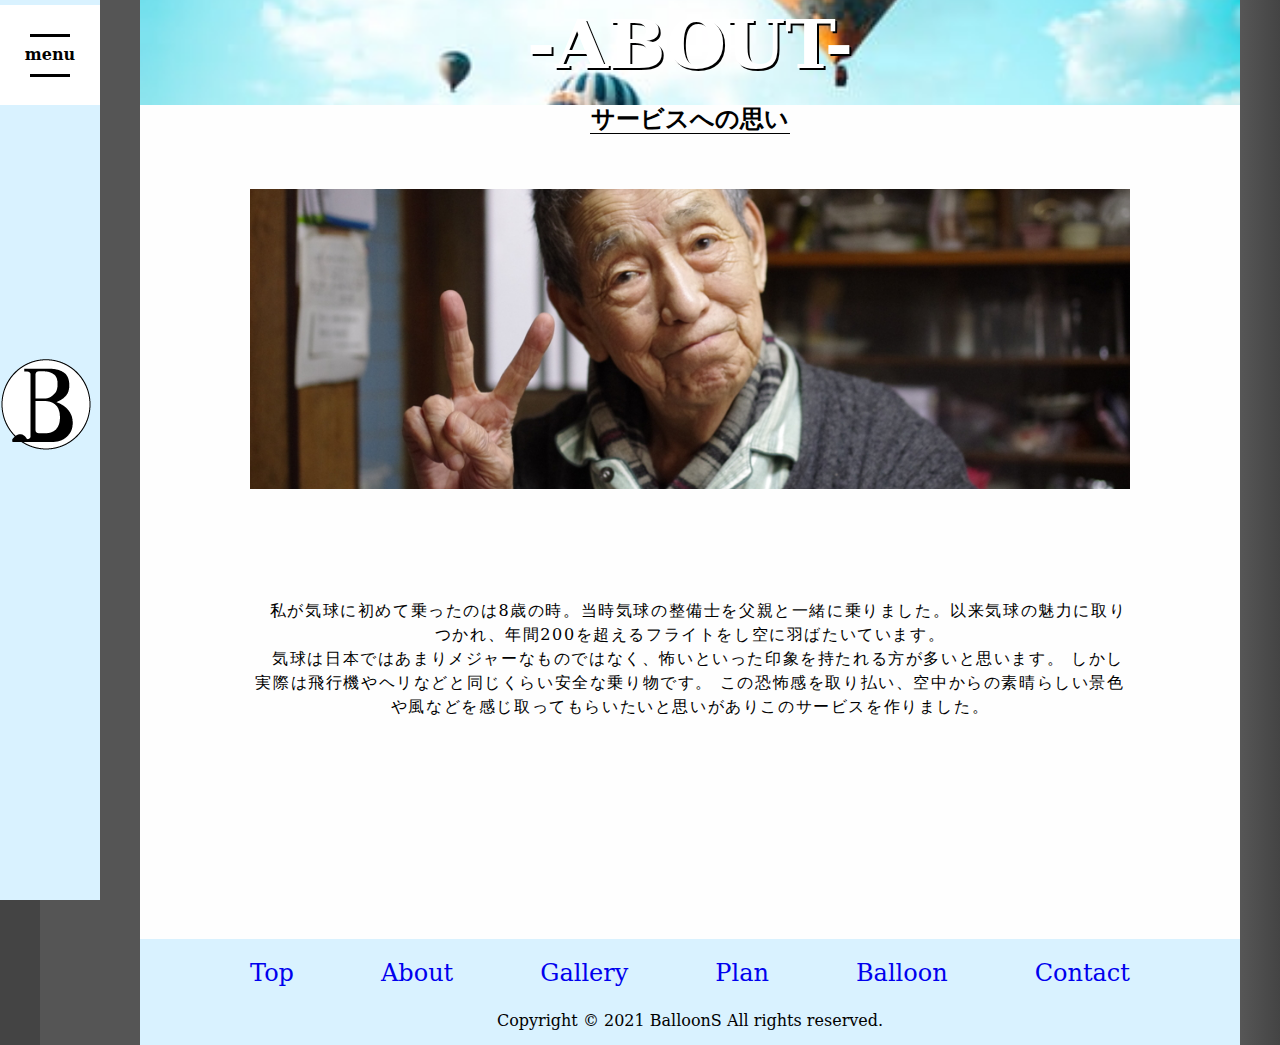
<file: html/bal_v3/about copy/index.html>
<!DOCTYPE html>
<html lang="ja" dir="ltr">
<head>
	<meta charset="UTF-8">
	<meta http-equiv="X-UA-Compatible" content="IE=edge">
	<meta name="viewport" content="width=device-width, initial-scale=1.0">
	<meta name="keywords" content="気球,Balloon,Balloons,バルーン">
	<meta name="description" content="一般向けに気球の試乗を提供する「Balloons」のWebサイトです。">
	<title>Balloons | Aboutページ</title>
	<link rel="icon" href="../../favicon.ico">
	<link rel="stylesheet" href= "../../css/reset.css">
	<link rel="stylesheet" href="../css/common.css">
	<link rel="stylesheet" href="../css/about.css">
</head>
<body id="about">
	<div class="wrapper"> 
		<header>
			<div class="header_inner">
				<h1><a href="index.html"><img src="../../images/logo.png" alt="バルーンズのロゴマークです"></a></h1>
				<input type="checkbox" id="toggler" value="nav">
					<label for="toggler" class="toggler_btn">menu</label>
				<ul class="g_nav">
					<li class="nav1"><a href="../index.html">Top</a></li>
					<li class="nav2"><a href="../about/index.html">About</a></li>
					<li class="nav3"><a href="../gallery/index.html">Gallery</a></li>
					<li class="nav4"><a href="../plan/index.html">Plan</a></li>
					<li class="nav5"><a href="../balloon/index.html">Balloon</a></li>
					<li class="nav6"><a href="../contact/index.html">Contact</a></li>
				</ul>
			</div>
		</header>
		<main>
			<h2>-ABOUT-</h2>
			<p><img src="../../images/common/balloon_03_single_skybule.jpg" alt="aboutの文字が入った風景写真です"></p>
			<section>
				<h2>サービスへの思い</h2>
				<div class="content">
					<div class="imag_alia">
					<p><img src="../../images/about/g_man.jpg" alt="創設者の写真です"></p>
					</div>
					<div class="text_alia">
						<p> 私が気球に初めて乗ったのは8歳の時。当時気球の整備士を父親と一緒に乗りました。以来気球の魅力に取りつかれ、年間200を超えるフライトをし空に羽ばたいています。</p>
						<p>気球は日本ではあまりメジャーなものではなく、怖いといった印象を持たれる方が多いと思います。
	しかし実際は飛行機やヘリなどと同じくらい安全な乗り物です。
	この恐怖感を取り払い、空中からの素晴らしい景色や風などを感じ取ってもらいたいと思いがありこのサービスを作りました。</p>
					</div>
			</div><!-- ./content -->
			</section>
		</main>

		<footer>
			<ul>
				<li class="nav1"><a href="../index.html">Top</a></li>
				<li class="nav2"><a href="../about/index.html">About</a></li>
				<li class="nav3"><a href="../gallery/index.html">Gallery</a></li>
				<li class="nav4"><a href="../plan/index.html">Plan</a></li>
				<li class="nav5"><a href="../balloon/index.html">Balloon</a></li>
				<li class="nav6"><a href="../contact/index.html">Contact</a></li>
			</ul>
			<p><small>Copyright © 2021 BalloonS All rights reserved.</small></p>
		</footer>
	</div><!-- /.wapper-->
	
</body>
</html>
</file>
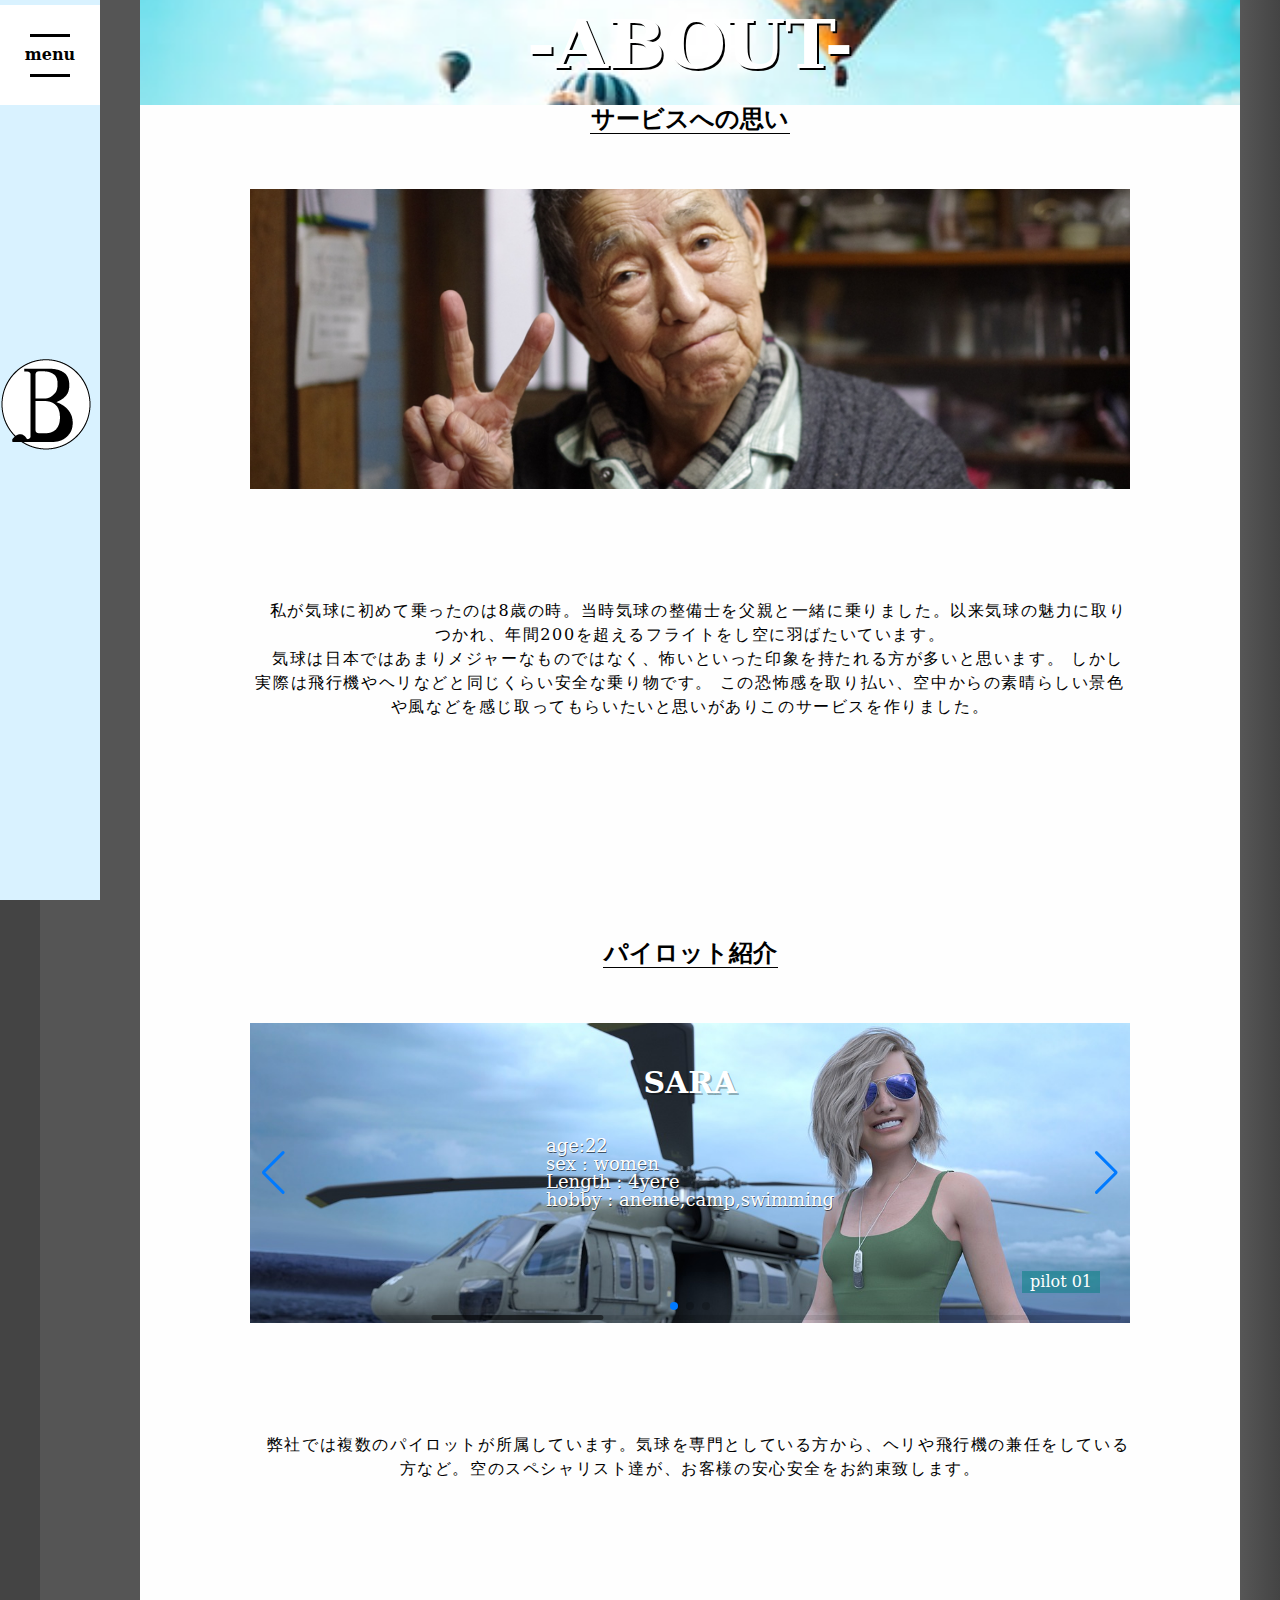
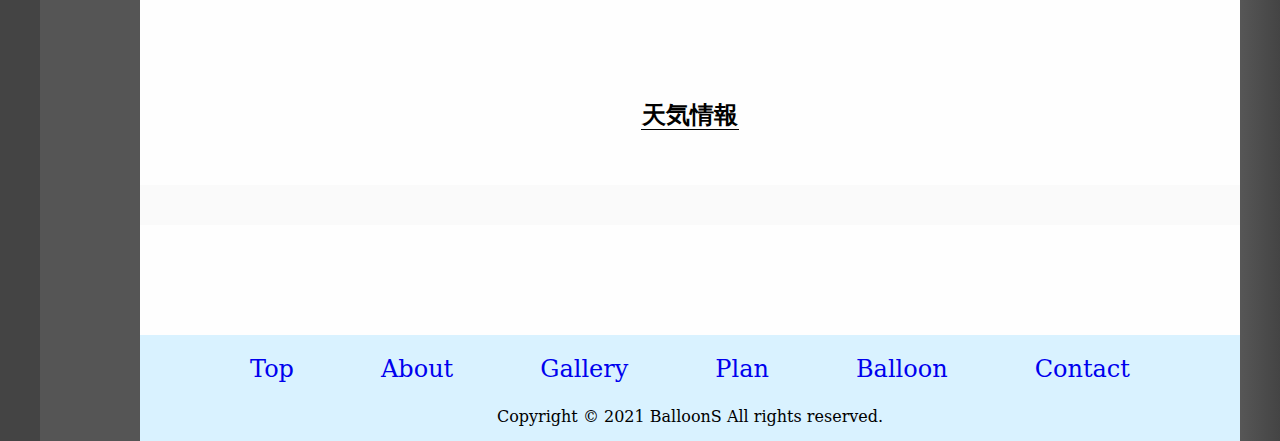
<file: html/bal_v3/about/index.html>
<!DOCTYPE html>
<html lang="ja" dir="ltr">
<head>
	<meta charset="UTF-8">
	<meta http-equiv="X-UA-Compatible" content="IE=edge">
	<meta name="viewport" content="width=device-width, initial-scale=1.0">
	<meta name="keywords" content="気球,Balloon,Balloons,バルーン">
	<meta name="description" content="一般向けに気球の試乗を提供する「Balloons」のWebサイトです。">
	<title>Balloons | Aboutページ</title>
	<link rel="icon" href="../../favicon.ico">
	<link rel="stylesheet" href= "../../css/reset.css">
	<link rel="stylesheet" href="../css/common.css">
	<link rel="stylesheet" href="../css/about.css">
	<link rel="stylesheet" type="text/css" href="../css/swiper.min.css"/>
  <link href="../css/weather.css" rel="stylesheet" type="text/css">
  <script src="../js/jquery-3.6.0.min.js"></script>

</head>
<body id="about">
	<div class="wrapper"> 
		<header>
			<div class="header_inner">
				<h1><a href="index.html"><img src="../../images/logo.png" alt="バルーンズのロゴマークです"></a></h1>
				<input type="checkbox" id="toggler" value="nav">
					<label for="toggler" class="toggler_btn">menu</label>
				<ul class="g_nav">
					<li class="nav1"><a href="../index.html">Top</a></li>
					<li class="nav2"><a href="../about/index.html">About</a></li>
					<li class="nav3"><a href="../gallery/index.html">Gallery</a></li>
					<li class="nav4"><a href="../plan/index.html">Plan</a></li>
					<li class="nav5"><a href="../balloon/index.html">Balloon</a></li>
					<li class="nav6"><a href="../contact/index.html">Contact</a></li>
				</ul>
			</div>
		</header>
		<main>
			<h2>-ABOUT-</h2>
			<p><img src="../../images/common/balloon_03_single_skybule.jpg" alt="aboutの文字が入った風景写真です"></p>
			<section>
				<h2>サービスへの思い</h2>
				<div class="content">
					<div class="imag_alia">
					<p><img src="../../images/about/g_man.jpg" alt="創設者の写真です"></p>
					</div>
					<div class="text_alia">
						<p> 私が気球に初めて乗ったのは8歳の時。当時気球の整備士を父親と一緒に乗りました。以来気球の魅力に取りつかれ、年間200を超えるフライトをし空に羽ばたいています。</p>
						<p>気球は日本ではあまりメジャーなものではなく、怖いといった印象を持たれる方が多いと思います。
	しかし実際は飛行機やヘリなどと同じくらい安全な乗り物です。
	この恐怖感を取り払い、空中からの素晴らしい景色や風などを感じ取ってもらいたいと思いがありこのサービスを作りました。</p>
					</div>
			</div><!-- ./content -->
			</section>
			<section class="pilotIntroduction">
				<h2>パイロット紹介</h2>
				<div class="content">
					<div class="imag_alia">
						<div class="swiper-container"> 
							<!-- ラッパーの（スライドを囲む） div 要素 -->
							<div class="swiper-wrapper"> 
								<!-- それぞれのスライドの div 要素 -->
								<div class="swiper-slide">
								<!-- アニメーション用クラス（以下は .zoom）を指定 -->
								<div class="slide-img zoom pilot01"><img src="../../images/about/pilot_02.jpg" alt="サラの写真"></div>
								<div class="slide-content">
									<h3 class="from_top">SARA</h3>
									<p>age:22 <br>sex : women<br> 
	Length : 4yere <br>hobby : aneme,camp,swimming</p>
									<div class="caption">pilot 01</div>
								</div>
							</div>
								<div class="swiper-slide">
								<div class="slide-img translate1 pilot02"><img src="../../images/about/pilot_01.jpg" alt="ジョリーの写真"></div>
								<div class="slide-content">
									<h3 class="from_left">JONY</h3>
									<p>age:28 <br>sex : women<br> 
	Length : 12yere <br>hobby : runnning,tea</p>
									<div class="caption">pilot02</div>
								</div>
							</div>
								<div class="swiper-slide">
								<div class="slide-img translate2 pilot03"><img src="../../images/about/g_man_02.jpg" alt="マックの写真"></div>
								<div class="slide-content">
									<h3 class="from_bottom">MAC</h3>
									<p>age:54 <br>sex : men<br> 
	Length : 40yere <br>hobby : blunk</p>
									<div class="caption">pilot03</div>
								</div>
							</div>
							</div><!-- /.swiper-wrapper -->
						<!-- ページネーションの div 要素 -->
						<div class="swiper-pagination"></div>
						<!-- ナビゲーションボタンの div 要素-->
						<div class="swiper-button-prev"></div>
						<div class="swiper-button-next"></div>
						<!-- スクロールバーの div 要素 -->
						<div class="swiper-scrollbar"></div>
					</div>
				</div><!-- /.imag_alia -->
	
					<div class="text_alia"><p>弊社では複数のパイロットが所属しています。気球を専門としている方から、ヘリや飛行機の兼任をしている方など。空のスペシャリスト達が、お客様の安心安全をお約束致します。</p>
					</div>
				</div><!-- ./content -->	
			</section>
			<section>
				<h2>天気情報</h2>
				<div class="mamewaza_weather"><div><div class="mamewaza_weather_exp"></div></div></div>
			</section>
	<!-- 天気情報のスクリプト -->
	<script type="text/javascript" src="https://mamewaza.net/weather.js?200804"></script>
	<script>
	mamewaza_weather({layout:"vertical",when:"7days",region:"130010"});
	</script>
		</main>

		<footer>
			<ul>
				<li class="nav1"><a href="../index.html">Top</a></li>
				<li class="nav2"><a href="../about/index.html">About</a></li>
				<li class="nav3"><a href="../gallery/index.html">Gallery</a></li>
				<li class="nav4"><a href="../plan/index.html">Plan</a></li>
				<li class="nav5"><a href="../balloon/index.html">Balloon</a></li>
				<li class="nav6"><a href="../contact/index.html">Contact</a></li>
			</ul>
			<p><small>Copyright © 2021 BalloonS All rights reserved.</small></p>
		</footer>
	</div><!-- /.wapper-->
	<script type="text/javascript" src="../js/swiper.min.js"></script>
	<script>
	 mySwiper = new Swiper ('.swiper-container', {
		// 以下にオプションを設定
		loop: true, //最後に達したら先頭に戻る

		//ページネーション表示の設定
		pagination: { 
			el: '.swiper-pagination', //ページネーションの要素
			type: 'bullets', //ページネーションの種類
			clickable: true, //クリックに反応させる
		},

		//ナビゲーションボタン（矢印）表示の設定
		navigation: { 
			nextEl: '.swiper-button-next', //「次へボタン」要素の指定
			prevEl: '.swiper-button-prev', //「前へボタン」要素の指定
		},

		//スクロールバー表示の設定
		scrollbar: { 
			el: '.swiper-scrollbar', //要素の指定
		},
	})
	</script> 
	
</body>
</html>
</file>
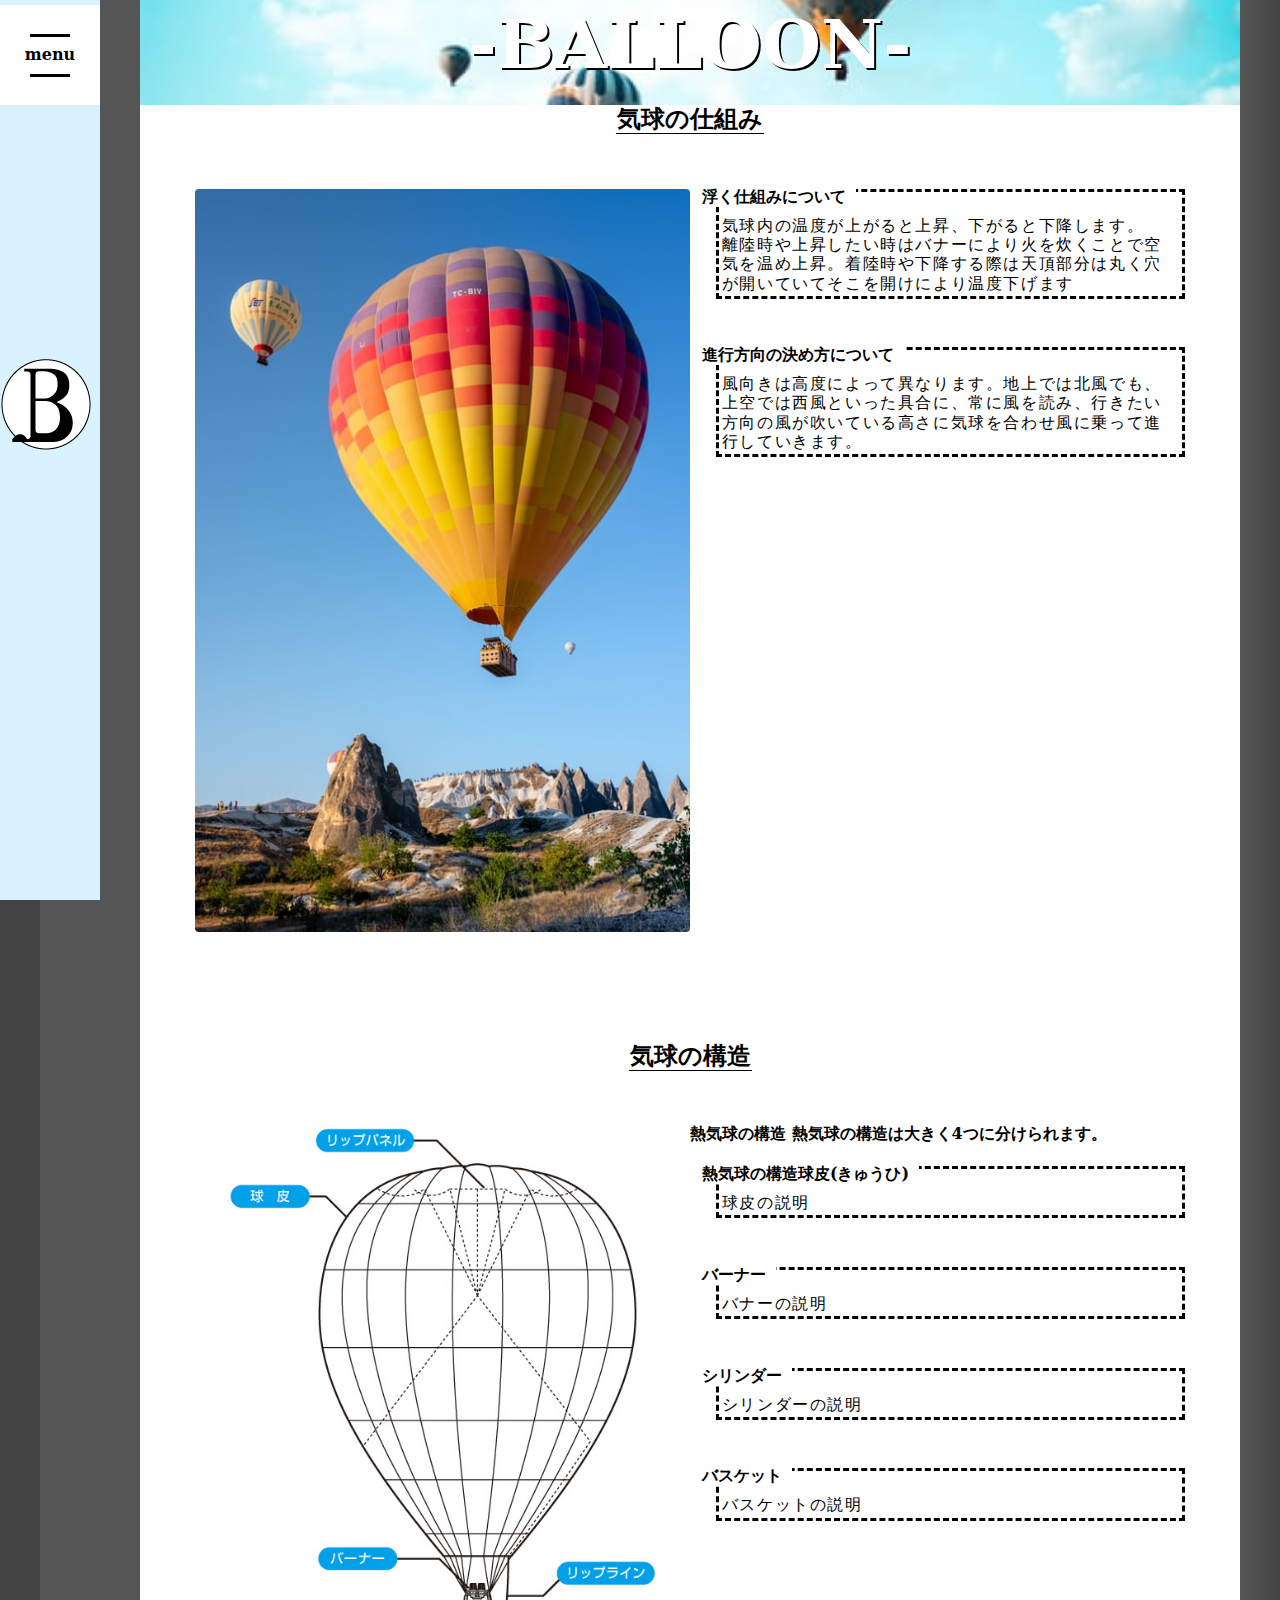
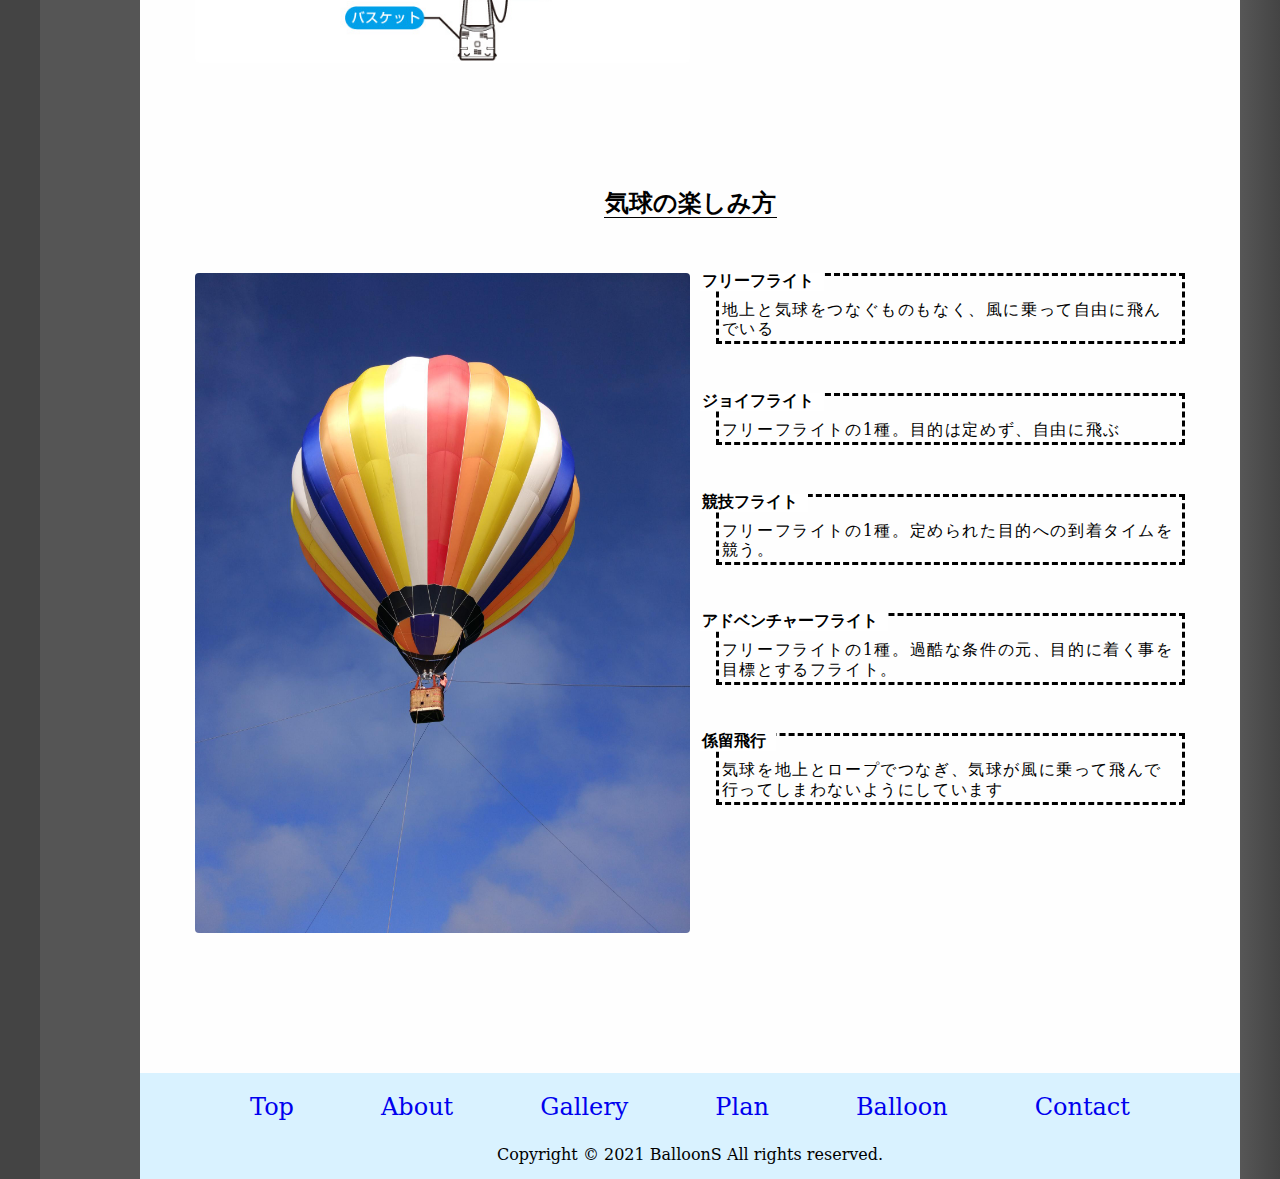
<file: html/bal_v3/Balloon/index.html>
<!DOCTYPE html>
<html lang="ja" dir="ltr">
<head>
	<meta charset="UTF-8">
	<meta http-equiv="X-UA-Compatible" content="IE=edge">
	<meta name="viewport" content="width=device-width, initial-scale=1.0">
	<meta name="keywords" content="気球,Balloon,Balloons,バルーン">
	<meta name="description" content="一般向けに気球の試乗を提供する「Balloons」のWebサイトです。">
	<title>Balloons | Balloonページ</title>
	<link rel="icon" href="../../favicon.ico">
	<link rel="stylesheet" href= "../../css/reset.css">
	<link rel="stylesheet" href="../css/common.css">
	<link rel="stylesheet" href="../css/balloon.css">
</head>
<body id="balloon">
	<div class="wrapper"> 
		<header>
			<div class="header_inner">
				<h1><a href="index.html"><img src="../../images/logo.png" alt="バルーンズのロゴマークです"></a></h1>
				<input type="checkbox" id="toggler" value="nav">
					<label for="toggler" class="toggler_btn">menu</label>
				<ul class="g_nav">
					<li class="nav1"><a href="../index.html">Top</a></li>
					<li class="nav2"><a href="../about/index.html">About</a></li>
					<li class="nav3"><a href="../gallery/index.html">Gallery</a></li>
					<li class="nav4"><a href="../plan/index.html">Plan</a></li>
					<li class="nav5"><a href="../balloon/index.html">Balloon</a></li>
					<li class="nav6"><a href="../contact/index.html">Contact</a></li>
				</ul>
			</div>
		</header>
		<main>
			<h2>-BALLOON-</h2>
			<p><img src="../../images/common/balloon_03_single_skybule.jpg" alt="balloonの文字が入った風景写真です"></p>
			<section>
				<h2>気球の仕組み</h2>
				<div class="content">
					<div class="imag_alia">
					<p><img src="../../images/common/ballon_04_single.jpg" alt="気球を打ち上げている写真"></p>
					</div>
					<div class="text_alia">
						<dl>
							<dt>浮く仕組みについて</dt>
							<dd>気球内の温度が上がると上昇、下がると下降します。<br>離陸時や上昇したい時はバナーにより火を炊くことで空気を温め上昇。着陸時や下降する際は天頂部分は丸く穴が開いていてそこを開けにより温度下げます</dd>
							<dt>進行方向の決め方について</dt>
							<dd>風向きは高度によって異なります。地上では北風でも、上空では西風といった具合に、常に風を読み、行きたい方向の風が吹いている高さに気球を合わせ風に乗って進行していきます。</dd>
						</dl>
					</div>
				</div><!-- ./content -->	
			</section>
			
			<section class="ballonConst">
				<h2>気球の構造</h2>
				<div class="content">
					<div class="imag_alia">
						<p><img src="../../images/balloon/balloon3.jpg" alt="気球の構造図の写真です">
					</div>
					<div class="text_alia">
						<h3>熱気球の構造 熱気球の構造は大きく4つに分けられます。</h3>
							<dl>
								<dt>熱気球の構造球皮(きゅうひ)</dt>
								<dd>球皮の説明</dd>
								<dt>バーナー</dt>
								<dd>バナーの説明</dd>
								<dt>シリンダー</dt>
								<dd>シリンダーの説明</dd>
								<dt>バスケット</dt>
								<dd>バスケットの説明</dd>
							</dl>
					</div>
				</div><!-- ./content -->	
			</section>
			<section>
				<h2>気球の楽しみ方</h2>
				<div class="content">
					<div class="imag_alia">
					<p><img src="../../images/balloon/balloon1.jpg" alt="紐につながれた気球の写真です"</p>
					</div>
					<div class="text_alia">
						<dl>
							<dt>フリーフライト</dt>
							<dd>地上と気球をつなぐものもなく、風に乗って自由に飛んでいる</dd>
							<dt>ジョイフライト </dt>
							<dd>フリーフライトの1種。目的は定めず、自由に飛ぶ</dd>
							<dt>競技フライト</dt>
							<dd>フリーフライトの1種。定められた目的への到着タイムを競う。</dd>
							<dt>アドベンチャーフライト</dt>
							<dd>フリーフライトの1種。過酷な条件の元、目的に着く事を目標とするフライト。</dd>
							<dt>係留飛行</dt>
							<dd>気球を地上とロープでつなぎ、気球が風に乗って飛んで行ってしまわないようにしています</dd>
						</dl>
					</div>
				</div><!-- ./content -->	
				</section>
		</main>

		<footer>
			<ul>
				<li class="nav1"><a href="../index.html">Top</a></li>
				<li class="nav2"><a href="../about/index.html">About</a></li>
				<li class="nav3"><a href="../gallery/index.html">Gallery</a></li>
				<li class="nav4"><a href="../plan/index.html">Plan</a></li>
				<li class="nav5"><a href="../balloon/index.html">Balloon</a></li>
				<li class="nav6"><a href="../contact/index.html">Contact</a></li>
			</ul>
			<p><small>Copyright © 2021 BalloonS All rights reserved.</small></p>
		</footer>
	</div><!-- /.wapper-->
	
</body>
</html>
</file>
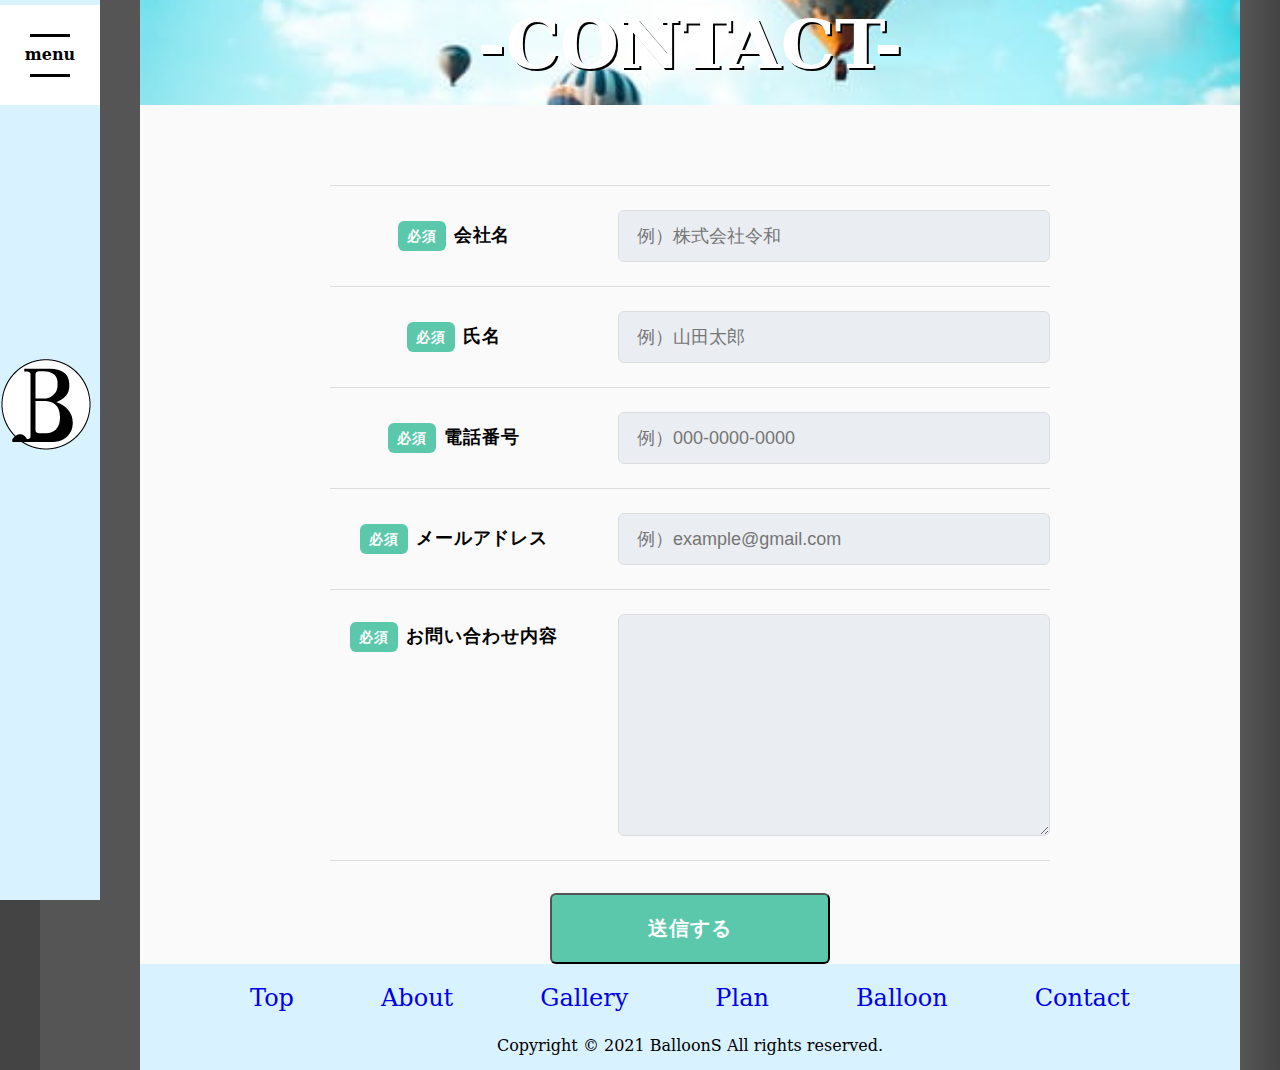
<file: html/bal_v3/contact/index.html>
<!DOCTYPE html>
<html lang="ja" dir="ltr">
<head>
	<meta charset="UTF-8">
	<meta http-equiv="X-UA-Compatible" content="IE=edge">
	<meta name="viewport" content="width=device-width, initial-scale=1.0">
	<meta name="keywords" content="気球,Balloon,Balloons,バルーン">
	<meta name="description" content="一般向けに気球の試乗を提供する「Balloons」のWebサイトです。">
	<title>Balloons | Contactページ</title>
	<link rel="icon" href="../../favicon.ico">
	<link rel="stylesheet" href= "../../css/reset.css">
	<link rel="stylesheet" href="../css/common.css">
	<link rel="stylesheet" href="../css/contact.css">
</head>
<body id="contact">
	<div class="wrapper"> 
		<header>
			<div class="header_inner">
				<h1><a href="index.html"><img src="../../images/logo.png" alt="バルーンズのロゴマークです"></a></h1>
				<input type="checkbox" id="toggler" value="nav">
					<label for="toggler" class="toggler_btn">menu</label>
				<ul class="g_nav">
					<li class="nav1"><a href="../index.html">Top</a></li>
					<li class="nav2"><a href="../about/index.html">About</a></li>
					<li class="nav3"><a href="../gallery/index.html">Gallery</a></li>
					<li class="nav4"><a href="../plan/index.html">Plan</a></li>
					<li class="nav5"><a href="../balloon/index.html">Balloon</a></li>
					<li class="nav6"><a href="../contact/index.html">Contact</a></li>
				</ul>
			</div>
		</header>
		<main>
			<h2>-CONTACT-</h2>
			<p><img src="../../images/common/balloon_03_single_skybule.jpg" alt="aboutの文字が入った風景写真です"></p>
			<div class="Form">
				<div class="Form-Item">
					<p class="Form-Item-Label">
						<span class="Form-Item-Label-Required">必須</span>会社名
					</p>
					<input type="text" class="Form-Item-Input" placeholder="例）株式会社令和">
				</div>
				<div class="Form-Item">
					<p class="Form-Item-Label"><span class="Form-Item-Label-Required">必須</span>氏名</p>
					<input type="text" class="Form-Item-Input" placeholder="例）山田太郎">
				</div>
				<div class="Form-Item">
					<p class="Form-Item-Label"><span class="Form-Item-Label-Required">必須</span>電話番号</p>
					<input type="text" class="Form-Item-Input" placeholder="例）000-0000-0000">
				</div>
				<div class="Form-Item">
					<p class="Form-Item-Label"><span class="Form-Item-Label-Required">必須</span>メールアドレス</p>
					<input type="email" class="Form-Item-Input" placeholder="例）example@gmail.com">
				</div>
				<div class="Form-Item">
					<p class="Form-Item-Label isMsg"><span class="Form-Item-Label-Required">必須</span>お問い合わせ内容</p>
					<textarea class="Form-Item-Textarea"></textarea>
				</div>
				<input type="submit" class="Form-Btn" value="送信する">
			</div>
				</main>

		<footer>
			<ul>
				<li class="nav1"><a href="../index.html">Top</a></li>
				<li class="nav2"><a href="../about/index.html">About</a></li>
				<li class="nav3"><a href="../gallery/index.html">Gallery</a></li>
				<li class="nav4"><a href="../plan/index.html">Plan</a></li>
				<li class="nav5"><a href="../balloon/index.html">Balloon</a></li>
				<li class="nav6"><a href="../contact/index.html">Contact</a></li>
			</ul>
			<p><small>Copyright © 2021 BalloonS All rights reserved.</small></p>
		</footer>
	</div><!-- /.wapper-->
	
</body>
</html>
</file>
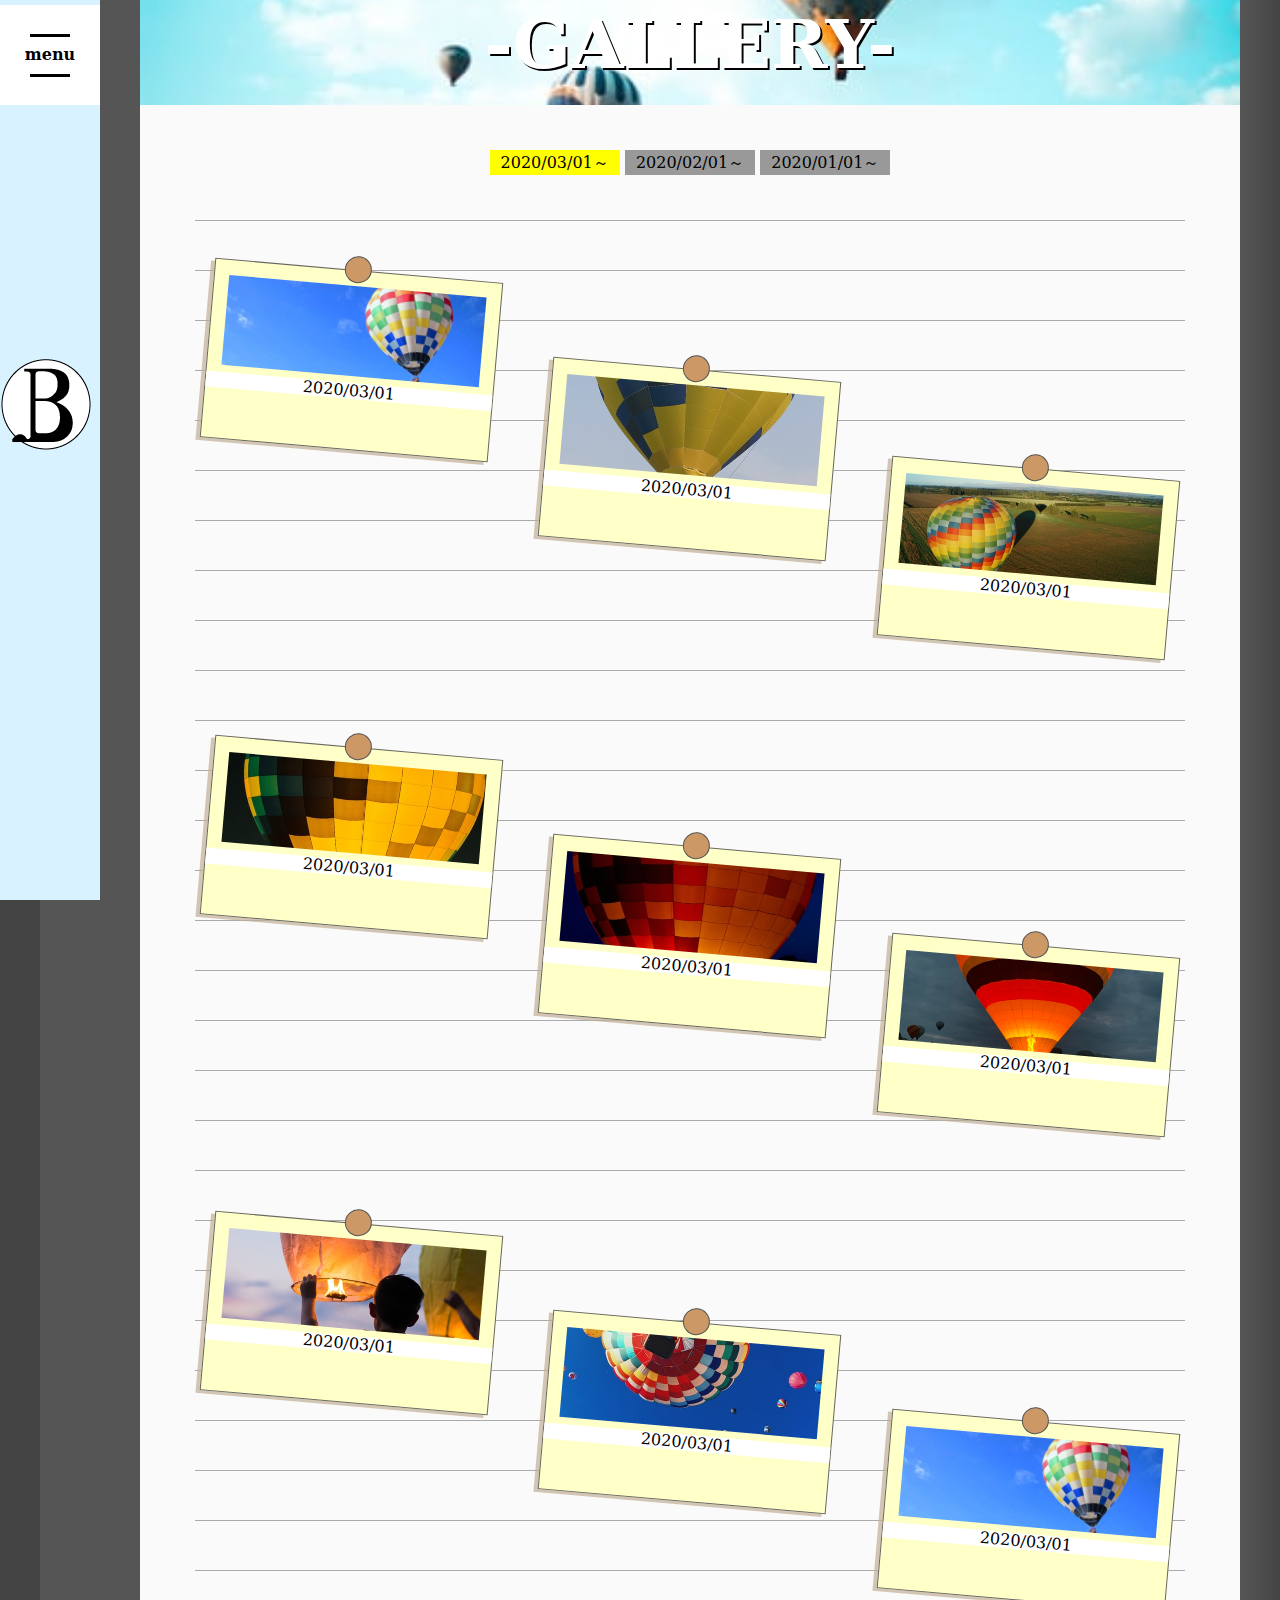
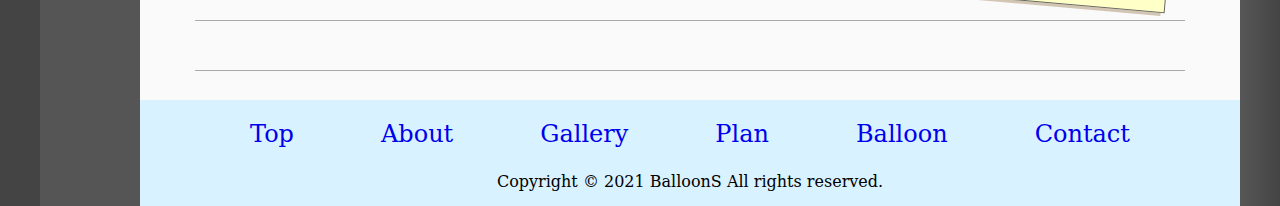
<file: html/bal_v3/gallery/index.html>
<!DOCTYPE html>
<html lang="ja" dir="ltr">
<head>
	<meta charset="UTF-8">
	<meta http-equiv="X-UA-Compatible" content="IE=edge">
	<meta name="viewport" content="width=device-width, initial-scale=1.0">
	<meta name="keywords" content="気球,Balloon,Balloons,バルーン">
	<meta name="description" content="一般向けに気球の試乗を提供する「Balloons」のWebサイトです。">
	<title>Balloons | Galleryページ</title>
	<link rel="icon" href="../../favicon.ico">
	<link rel="stylesheet" href= "../../css/reset.css">
	<link rel="stylesheet" href="../css/common.css">
	<link rel="stylesheet" href="../css/gallery.css">
</head>
<body id="gallery">
	<div class="wrapper"> 
		<header>
			<div class="header_inner">
				<h1><a href="index.html"><img src="../../images/logo.png" alt="バルーンズのロゴマークです"></a></h1>
				<input type="checkbox" id="toggler" value="nav">
					<label for="toggler" class="toggler_btn">menu</label>
				<ul class="g_nav">
					<li class="nav1"><a href="../index.html">Top</a></li>
					<li class="nav2"><a href="../about/index.html">About</a></li>
					<li class="nav3"><a href="../gallery/index.html">Gallery</a></li>
					<li class="nav4"><a href="../plan/index.html">Plan</a></li>
					<li class="nav5"><a href="../balloon/index.html">Balloon</a></li>
					<li class="nav6"><a href="../contact/index.html">Contact</a></li>
				</ul>
			</div>
		</header>
		<main>
			<h2>-GALLERY-</h2>
			<p><img src="../../images/common/balloon_03_single_skybule.jpg" alt="aboutの文字が入った風景写真です"></p>
			<input type="radio" id="test01" name="test" checked="checked">
			<label for="test01" class="btn1">2020/03/01～</label>
		<input type="radio" id="test02" name="test">
			<label for="test02" class="btn2">2020/02/01～</label>
		<input type="radio" id="test03" name="test">
			<label for="test03" class="btn3">2020/01/01～</label>
		<div class="imag_alia">
				<div class="img_frame" >
					<p class="menu_Img_1"><img id="r2_03" src="../../images/common/balloon_16.jpg" alt="気球の写真"><img id="r2_02" src="../../images/common/balloon_13.jpg" alt="気球の写真"><img id="r2_01" src="../../images/common/balloon_14.jpg" alt="気球の写真"></p>
					<p>2020/03/01</p>
				</div>
				<div class="img_frame" >
					<p class="menu_Img_1"><img id="r2_03" src="../../images/common/balloon_15.jpg" alt="気球の写真"><img id="r2_02" src="../../images/common/balloon_12.jpg" alt="気球の写真"><img id="r2_01" src="../../images/common/balloon_13.jpg" alt="気球の写真"></p>
					<p>2020/03/01</p>
				</div>
				<div class="img_frame" >
					<p class="menu_Img_1"><img id="r2_03" src="../../images/common/balloon_14.jpg" alt="気球の写真"><img id="r2_02" src="../../images/common/balloon_11.jpg" alt="気球の写真"><img id="r2_01" src="../../images/common/balloon_12.jpg" alt="気球の写真"></p>
					<p>2020/03/01</p>
				</div>
				<div class="img_frame" >
					<p class="menu_Img_1"><img id="r2_03" src="../../images/common/balloon_13.jpg" alt="気球の写真"><img id="r2_02" src="../../images/common/balloon_13.jpg" alt="気球の写真"><img id="r2_01" src="../../images/common/balloon_11.jpg" alt="気球の写真"></p>
					<p>2020/03/01</p>
				</div>
				<div class="img_frame" >
					<p class="menu_Img_1"><img id="r2_03" src="../../images/common/balloon_12.jpg" alt="気球の写真"><img id="r2_02" src="../../images/common/balloon_09.jpg" alt="気球の写真"><img id="r2_01" src="../../images/common/balloon_10.jpg" alt="気球の写真"></p>
					<p>2020/03/01</p>
				</div>
				<div class="img_frame" >
					<p class="menu_Img_1"><img id="r2_03" src="../../images/common/balloon_11.jpg" alt="気球の写真"><img id="r2_02" src="../../images/common/balloon_08.jpg" alt="気球の写真"><img id="r2_01" src="../../images/common/balloon_09.jpg" alt="気球の写真"></p>
					<p>2020/03/01</p>
				</div>
				<div class="img_frame" >
					<p class="menu_Img_1"><img id="r2_03" src="../../images/common/balloon_10.jpg" alt="気球の写真"><img id="r2_02" src="../../images/common/balloon_13.jpg" alt="気球の写真"><img id="r2_01" src="../../images/common/balloon_08.jpg" alt="気球の写真"></p>
					<p>2020/03/01</p>
				</div>
				<div class="img_frame" >
					<p class="menu_Img_1"><img id="r2_03" src="../../images/common/balloon_09.jpg" alt="気球の写真"><img id="r2_02" src="../../images/common/balloon_03.jpg" alt="気球の写真"><img id="r2_01" src="../../images/common/balloon_14.jpg" alt="気球の写真"></p>
					<p>2020/03/01</p>
				</div>
				<div class="img_frame" >
					<p class="menu_Img_1"><img id="r2_03" src="../../images/common/balloon_16.jpg" alt="気球の写真"><img id="r2_02" src="../../images/common/balloon_08.jpg" alt="気球の写真"><img id="r2_01" src="../../images/common/balloon_14.jpg" alt="気球の写真"></p>
					<p>2020/03/01</p>
				</div>
		</div><!-- /.img_alia -->

		</main>

		<footer>
			<ul>
				<li class="nav1"><a href="../index.html">Top</a></li>
				<li class="nav2"><a href="../about/index.html">About</a></li>
				<li class="nav3"><a href="../gallery/index.html">Gallery</a></li>
				<li class="nav4"><a href="../plan/index.html">Plan</a></li>
				<li class="nav5"><a href="../balloon/index.html">Balloon</a></li>
				<li class="nav6"><a href="../contact/index.html">Contact</a></li>
			</ul>
			<p><small>Copyright © 2021 BalloonS All rights reserved.</small></p>
		</footer>
	</div><!-- /.wapper-->
	
</body>
</html>
</file>
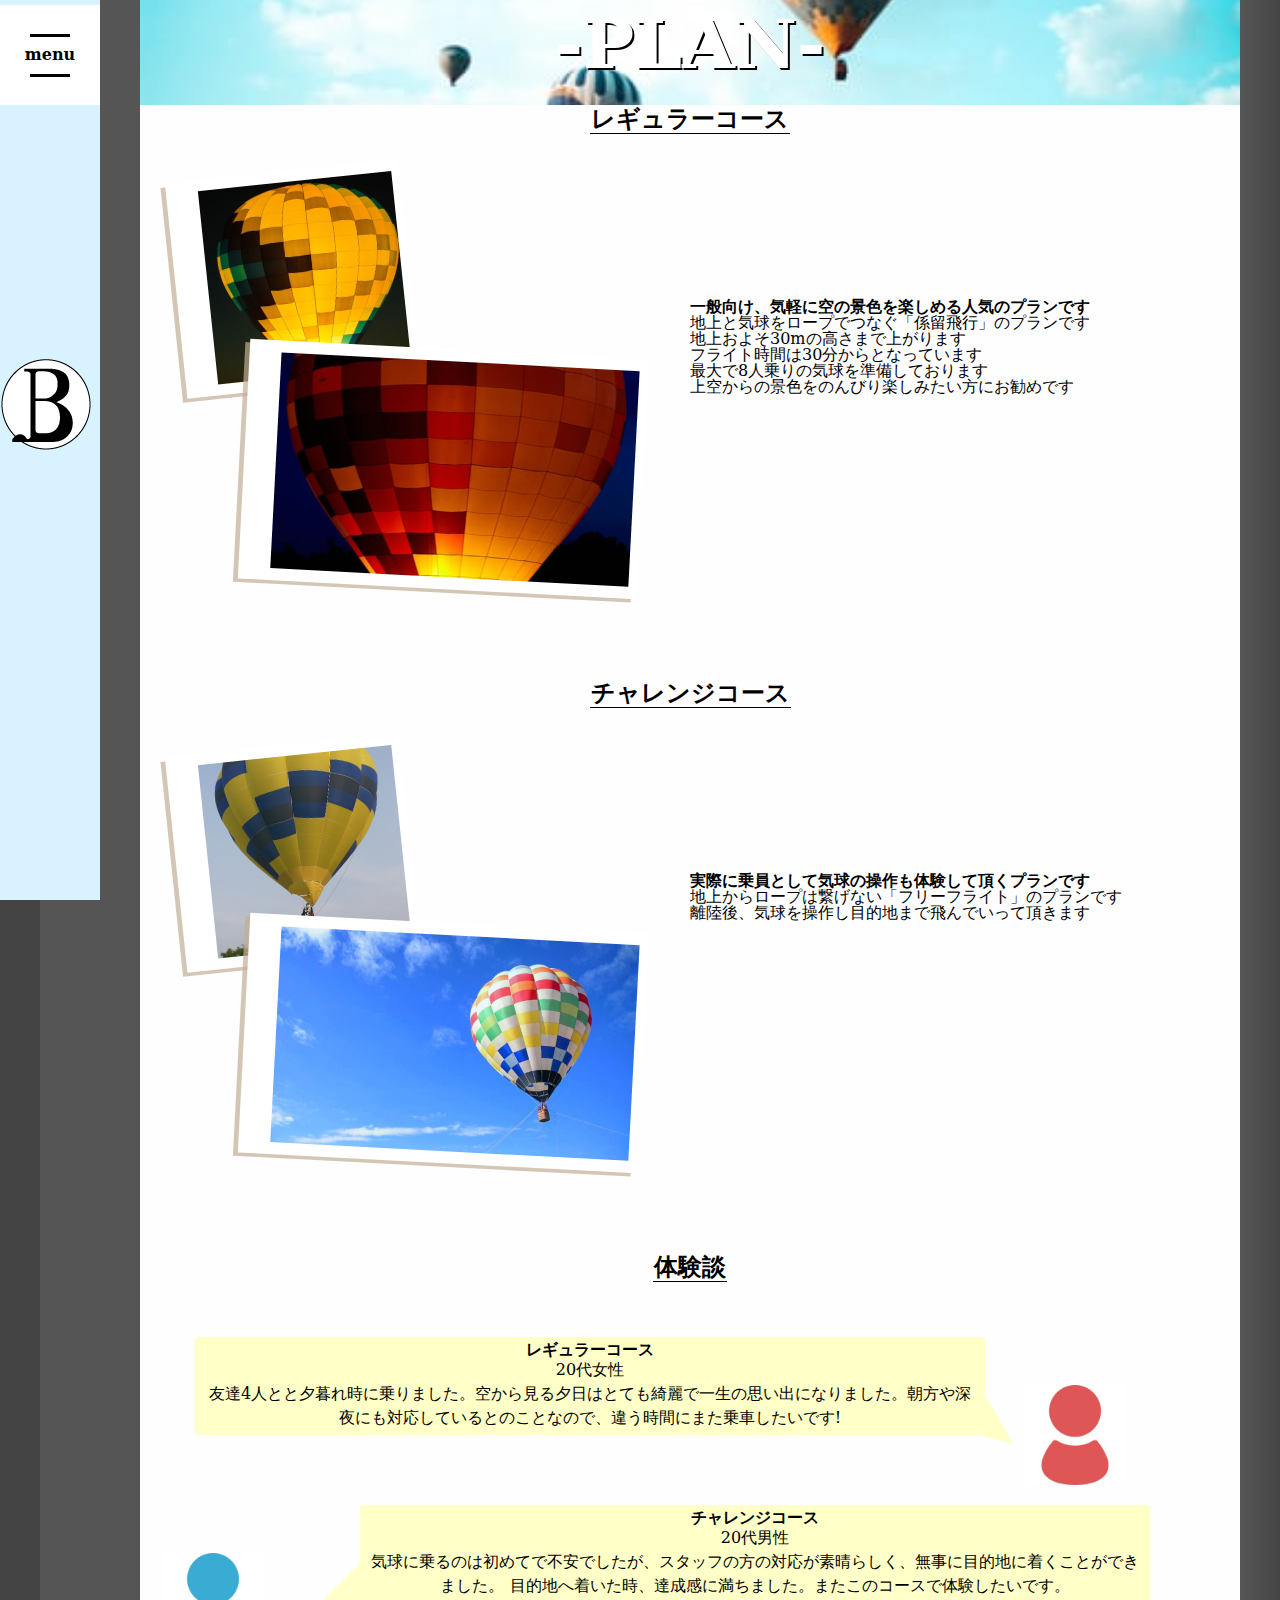
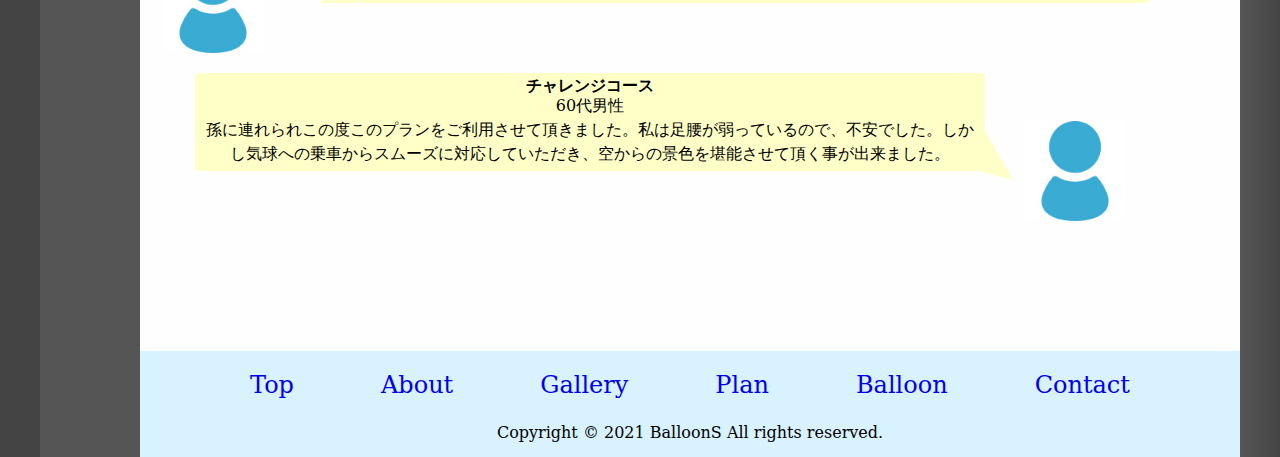
<file: html/bal_v3/plan/index.html>
<!DOCTYPE html>
<html lang="ja" dir="ltr">
<head>
	<meta charset="UTF-8">
	<meta http-equiv="X-UA-Compatible" content="IE=edge">
	<meta name="viewport" content="width=device-width, initial-scale=1.0">
	<meta name="keywords" content="気球,Balloon,Balloons,バルーン">
	<meta name="description" content="一般向けに気球の試乗を提供する「Balloons」のWebサイトです。">
	<title>Balloons | Planページ</title>
	<link rel="icon" href="../../favicon.ico">
	<link rel="stylesheet" href= "../../css/reset.css">
	<link rel="stylesheet" href="../css/common.css">
	<link rel="stylesheet" href="../css/plan.css">
</head>
<body id="plan">
	<div class="wrapper"> 
		<header>
			<div class="header_inner">
				<h1><a href="index.html"><img src="../../images/logo.png" alt="バルーンズのロゴマークです"></a></h1>
				<input type="checkbox" id="toggler" value="nav">
					<label for="toggler" class="toggler_btn">menu</label>
				<ul class="g_nav">
					<li class="nav1"><a href="../index.html">Top</a></li>
					<li class="nav2"><a href="../about/index.html">About</a></li>
					<li class="nav3"><a href="../gallery/index.html">Gallery</a></li>
					<li class="nav4"><a href="../plan/index.html">Plan</a></li>
					<li class="nav5"><a href="../balloon/index.html">Balloon</a></li>
					<li class="nav6"><a href="../contact/index.html">Contact</a></li>
				</ul>
			</div>
		</header>
		<main>
			<h2>-PLAN-</h2>
			<p><img src="../../images/common/balloon_03_single_skybule.jpg" alt="Planの文字が入った風景写真です"></p>
			<section>
				<h2>レギュラーコース</h2>
				<div class="content">
					<div class="imag_alia">
						<div class="img_frame">
							<p class="menu_Img_1"><img src="../../images/common/balloon_13.jpg" alt="メニューの写真"></p>
						</div>
						<div class="img_frame">
							<p class="menu_Img_2"><img src="../../images/common/balloon_12.jpg" alt="メニューの写真"></p>
						</div>
					</div><!-- /.imag_alia -->
					<div class="text_alia">
						<h3>一般向け、気軽に空の景色を楽しめる人気のプランです</h3>
						<ul>
							<li>地上と気球をロープでつなぐ「係留飛行」のプランです</li>
							<li>地上およそ30mの高さまで上がります</li>
							<li>フライト時間は30分からとなっています</li>
							<li>最大で8人乗りの気球を準備しております<li>
							<li>上空からの景色をのんびり楽しみたい方にお勧めです</li>
						</ul>
					</div>
				</div><!-- ./content -->	
			</section>
			
			<section>
				<h2>チャレンジコース</h2>
				<div class="content">
					<div class="imag_alia">
						<div class="img_frame">
							<p class="menu_Img_1"><img src="../../images/common/balloon_15.jpg" alt="メニューの写真"></p>
						</div>
						<div class="img_frame">
							<p class="menu_Img_2"><img src="../../images/common/balloon_16.jpg" alt="メニューの写真"></p>
						</div>
					</div><!-- /.imag_alia -->
					<div class="text_alia">
						<h3>実際に乗員として気球の操作も体験して頂くプランです</h3>
						<ul>
							<li>地上からロープは繋げない「フリーフライト」のプランです</li>
							<li>離陸後、気球を操作し目的地まで飛んでいって頂きます</li>
						</ul>
					</div>
				</div><!-- ./content -->	
			</section>
			
			<section class="Experiences">
				<h2>体験談</h2>
				<dl class="arrow_box women ">
					<dt>レギュラーコース</dt>
					<dd >20代女性</dd>
					<dd>友達4人とと夕暮れ時に乗りました。空から見る夕日はとても綺麗で一生の思い出になりました。朝方や深夜にも対応しているとのことなので、違う時間にまた乗車したいです!</dd>
				</dl>
				<dl class="arrow_box">
					<dt>チャレンジコース</dt>
					<dd>20代男性</dd>
					<dd>気球に乗るのは初めてで不安でしたが、スタッフの方の対応が素晴らしく、無事に目的地に着くことができました。
	目的地へ着いた時、達成感に満ちました。またこのコースで体験したいです。</dd>
				</dl>
				<dl class="arrow_box">
					<dt>チャレンジコース</dt>
					<dd>60代男性</dd>
					<dd>孫に連れられこの度このプランをご利用させて頂きました。私は足腰が弱っているので、不安でした。しかし気球への乗車からスムーズに対応していただき、空からの景色を堪能させて頂く事が出来ました。</dd>
				</dl>
			</section><!-- /.Experiences -->
		</main>

		<footer>
			<ul>
				<li class="nav1"><a href="../index.html">Top</a></li>
				<li class="nav2"><a href="../about/index.html">About</a></li>
				<li class="nav3"><a href="../gallery/index.html">Gallery</a></li>
				<li class="nav4"><a href="../plan/index.html">Plan</a></li>
				<li class="nav5"><a href="../balloon/index.html">Balloon</a></li>
				<li class="nav6"><a href="../contact/index.html">Contact</a></li>
			</ul>
			<p><small>Copyright © 2021 BalloonS All rights reserved.</small></p>
		</footer>
	</div><!-- /.wapper-->
	
</body>
</html>
</file>
<file: html/bal_v3/css/common.css>
body{
	font-family:YuMincho, "Yu Mincho", "Hiragino Mincho ProN", "serif";
	background: rgb(68,68,68);
	background:linear-gradient(90deg, rgba(68,68,68,1) 6%, rgba(68,68,68,1) 15%, rgba(244,244,244,0.30015756302521013) 28%, rgba(244,244,244,0.3) 72%, rgba(127,127,127,1) 90%, rgba(68,68,68,1) 100%)
}

img{
	max-width: 100%;
	height: auto;
}
.wrapper{
	max-width: 1200px;
	margin: 0 auto;
	background: #555;
}
header {
	position: fixed;
	z-index: 9000;
	left: 0;
	top:0;
	width: 100px;
	height: 100vh;
	background:#d9f2ff;
}
header h1 {
	position: absolute;
	bottom: 50%;
}
/* トグルメニューの設定 */
header input{
	display: none;
}
.toggler_btn{
	text-align: center;/* 水平方向センター揃え */
	line-height: 100px;/* 垂直方向センター揃え */
	font-weight: 700;
	position: absolute;
	top: 5px;
	bottom: 0;
	width: 100px;
	height: 100px;
	background: #fff;
}
.toggler_btn::before,
.toggler_btn::after{
	content: "";
	position: absolute;
	top: 0;
	bottom: 0;
	left: 0;
	right: 0;
	margin: auto;
	height: 2.5em;/* 縦幅 */
	width: 2.5em;
}
.toggler_btn::before{
	border-top:3px solid #000;
}
.toggler_btn::after{
	border-bottom:3px solid #000;

}
/* クリック後の設定 */
#toggler:checked  ~ label{
	color: transparent;
}
#toggler:checked ~ .toggler_btn::before{
	width:3.5em;
	transform: translate(-10px,13px) rotate(45deg) ;
	transform-origin: 50% 50%;
}
#toggler:checked ~ .toggler_btn::after{
	width:3.5em;
	transform: translate(-10px,-13px) rotate(-45deg) ;
	transform-origin: 50% 50%;
}


/* ナビゲーションメニュー */
.header_inner ul{
	display: none;
	position: absolute;
	top: 0;
	background-color: rgba(200, 200, 200, 0.7);
	width: 100vw;
	height: 100vh;
	margin-left: 100%;
	padding-top: 5px;
	font-size: 32px;
}
#toggler:checked ~ ul{
	display: block;
}
.header_inner ul :hover{
	background-color: rgb(255,255,200);
}
.header_inner ul li{
	padding: 15px 5px 15px;
}
.header_inner ul li a{
	display: block;
	text-underline-offset: 7px;
	
}



footer {
	background: #d9f2ff;
	margin-left: 100px;
	text-align: center;
	line-height: 3em;
}
footer a{
	text-decoration:none;
}

footer ul{
	display: flex;
	justify-content: space-between;
	flex-wrap: wrap;
	margin: 0 10%;
	padding-top:10px;
	font-size: 24px;
}

footer li + li {
	margin-left:1em;
}
footer ul li a:hover{
	color:#FF0;
}
/* メインの設定 ***************** */
main{
	margin-left: 100px;
	background:#fafafa;
	text-align:center;
}
main > h2{
	position: absolute;
	top: 10px;
	left:100px;
	right:0%;
	margin:auto;
	color: #fff;
	text-shadow: 2px 2px black;
	font-size: 4.25rem;
}
main > p{
widht:100%;
height:105px;
}
main > p > img{
width:100%;
height:100%;
object-fit:cover;
}

/* setion の設定 **************** */
section {
	text-align: center;
	padding-bottom: 10%;
	background-color: #fefefe;
}
section h2{
	display: inline-block;
	margin-bottom: 5%;
	padding: 2px 1px;
	border-bottom: 1px solid #000;
	font-size: 1.5rem;
	font-weight: 1000;
	line-height: 1;
}
section .content{
	display:flex;
	justify-content:space-between;
	flex-wrap: wrap;
	text-align: left;
}
.content .imag_alia{
	width:45%;
	margin-left:5%;
}
.content .text_alia{
	width: 45%;
	margin-right:5%;
	padding:10% 0;
	/*
	height:500px;
	background:rgb(0,200,0);
*/
}
.content .imag_alia img{
	width:100%;
	object-fit:cover;
}








/* レスポンシブ対応 ***************************** */
@media screen and (max-width: 767px){

	header {
		position: fixed;
		z-index: 9000;
		left: 0;
		top:0;
		width: 100vw;
		height: 80px;
		background:#d9f2ff;
	}
	header h1 {
		position: absolute;
		bottom: 0%;
		top:0;
		left: 80px;
		width: 80px;
		height: 80px;
	}
	/* トグルメニューの設定 */
	.toggler_btn{
		text-align: center;/* 水平方向センター揃え */
		line-height:70px;/* 垂直方向センター揃え */
		font-weight: 700;
		position: absolute;
		top: 5px;
		bottom: 0;
		left: 5px;
		width: 70px;
		height: 70px;
		background: #fff;
	}
	

	/* ナビゲーションメニュー */
	#toggler:checked ~ ul{
		top: 80px;
		margin-left: 0%;
		font-size: 32px;
	}

	footer {
		background: #d9f2ff;
		width: 100%;
		margin-left: 0px;
		text-align: center;
		line-height: 3em;
	}
	footer a{
		text-decoration:none;
	}
	
	footer ul{
		display: flex;
		justify-content: space-between;
		margin: 0 5%;
		padding-top:10px;
		font-size: 0.875rem;
	}
	footer li + li {
		margin-left:0.5em;
	}
	footer p{
		font-size: 0.875rem;
	}
	/* メインの設定 */
	main{
		margin-left: 0px;
	}
	main > h2{
		position: absolute;
		top: 105px;
		left:0%;
		right:0%;
		margin:auto;
		color: #fff;
		text-shadow: 2px 2px black;
		font-size: 3.25rem;
	}
	main > p{
		widht:100%;
		height:105px;
		margin-top: 80px;
		}
	/* setion の設定 **************** */
	section h2{
		border-bottom: 2px solid #000;
		font-size: 1.2rem;
	}
	section .content{
		display:block;
		text-align: center;
	}
	.content .imag_alia{
		width:90%;
		margin:0 auto;
	}
	.content .text_alia{
		width:90%;
		margin:0 auto;
		text-indent:1em;
	}
}

/* カレント設定 */
#top header ul .nav1,
#about header ul .nav2,
#gallery header ul .nav3,
#plan header ul .nav4,
#balloon header ul .nav5,
#contact header ul .nav6{
	background-color: lightcoral;
}
</file>
<file: html/bal_v3/css/about.css>
@charset "utf-8";
/* CSS Document */
.gnav_ovelay ul li .sub_contact{
	display:block;
}
main {
	text-align: center;
}
main > p > img{
	object-position: 0% 49%;
}
.content .imag_alia{
	width:80%;
	margin-left:10%;
	margin-right: 10%;
	height:300px;
}
.content .imag_alia img {
    width: 100%;
    height: 300px;
    object-fit: cover;
}
.content .text_alia{
	text-indent:1em;
	width:80%;
	margin-left:10%;
	margin-right: 10%;
	line-height:1.5;
	letter-spacing: 0.1em;
	text-align: center;
}

 main .pilotIntroduction .contents{
	min-height: 500px;
}
.pilot01 img{
	object-position: top;
}

/* レスポンシブ対応 ******************************************** */
@media screen and (max-width: 767px){
.content .imag_alia{
	width:90%;
	margin-left:5%;
	margin-right:5%;
	height:300px;
}
.content .text_alia{
	text-align: left;
}
}
</file>
<file: html/bal_v3/css/weather.css>
@charset "utf-8";

/* CSS Document */
/*
mamewaza_weather({layout:"vertical",when:"7days",region:"012000",css:"div.mamewaza_weather > div{background-color:#ffffff;}div.mamewaza_weather th,div.mamewaza_weather td,div.mamewaza_weather div.mamewaza_weather_exp{padding:10px;}div.mamewaza_weather > div{padding:10px;font-size:14px;}div.mamewaza_weather th,div.mamewaza_weather td{border-bottom:1px dashed #eeeeee;}div.mamewaza_weather,div.mamewaza_weather a{color:#000;}div.mamewaza_weather span.mamewaza_weather_icon{color:inherit;font-size:36px;text-shadow:none;}div.mamewaza_weather div.mamewaza_weather_exp,div.mamewaza_weather div.mamewaza_weather_exp a{color:#000000;font-size:12px;}div.mamewaza_weather td.mamewaza_weather_sat,div.mamewaza_weather td.mamewaza_weather_sat span.mamewaza_weather_icon{color:#00f;}div.mamewaza_weather td.mamewaza_weather_sun,div.mamewaza_weather td.mamewaza_weather_sun span.mamewaza_weather_icon{color:#f00;}",style:"div.mamewaza_weather > div{background-color:#ffffff;}div.mamewaza_weather th,div.mamewaza_weather td,div.mamewaza_weather div.mamewaza_weather_exp{padding:10px;}div.mamewaza_weather > div{padding:10px;font-size:14px;}div.mamewaza_weather th,div.mamewaza_weather td{border-bottom:1px dashed #eeeeee;}div.mamewaza_weather,div.mamewaza_weather a{color:#000;}div.mamewaza_weather span.mamewaza_weather_icon{color:inherit;font-size:36px;text-shadow:none;}div.mamewaza_weather div.mamewaza_weather_exp,div.mamewaza_weather div.mamewaza_weather_exp a{color:#000000;font-size:12px;}div.mamewaza_weather td.mamewaza_weather_sat,div.mamewaza_weather td.mamewaza_weather_sat span.mamewaza_weather_icon{color:#00f;}div.mamewaza_weather td.mamewaza_weather_sun,div.mamewaza_weather td.mamewaza_weather_sun span.mamewaza_weather_icon{color:#f00;}"})
*/
div.mamewaza_weather > div{background-color:#fafafa;}div.mamewaza_weather th,div.mamewaza_weather td,div.mamewaza_weather div.mamewaza_weather_exp{padding:10px;}div.mamewaza_weather > div{padding:10px;position:relative;font-size:14px;}div.mamewaza_weather > div:after{position:absolute;content:\"\";width:0;height:0;bottom:100%;left:50%;margin-left:-20px;border-left:20px solid transparent;border-left:20px solid rgba(0,0,0,0);border-right:20px solid transparent;border-right:20px solid rgba(0,0,0,0);border-bottom:10px solid #dddddd;}div.mamewaza_weather th,div.mamewaza_weather td{border-bottom:1px dashed #eeeeee;}div.mamewaza_weather,div.mamewaza_weather a{color:#000;}div.mamewaza_weather span.mamewaza_weather_icon{color:inherit;font-size:36px;text-shadow:#000000 0 0 1px,#000000 0 0 1px,#000000 0 0 1px,#000000 0 0 1px,#000000 0 0 1px,#000000 1px 1px 0, #000000 2px 2px 0,rgba(0, 0, 0, 0.3) 2px 2px 1px;-ms-filter:\"DropShadow(color=#000000,offx=2,offy=2)\";color:#ffffff !important;}div.mamewaza_weather div.mamewaza_weather_exp,div.mamewaza_weather div.mamewaza_weather_exp a{color:#000000;font-size:12px;}div.mamewaza_weather td.mamewaza_weather_sat,div.mamewaza_weather td.mamewaza_weather_sat span.mamewaza_weather_icon{color:#00f;}div.mamewaza_weather td.mamewaza_weather_sun,div.mamewaza_weather td.mamewaza_weather_sun span.mamewaza_weather_icon{color:#f00;}"})

/*
div.mamewaza_weather > div{background-color:#dddddd;}div.mamewaza_weather th,div.mamewaza_weather td,div.mamewaza_weather div.mamewaza_weather_exp{padding:10px;}div.mamewaza_weather > div{padding:10px;position:relative;font-size:14px;}div.mamewaza_weather > div:after{position:absolute;z-index:-1;content:\"\";bottom:15px;right:20px;width:90%;height:90%;max-width:300px;max-height:300px;-webkit-transform:skew(3deg,3deg);transform:skew(3deg,3deg);-webkit-box-shadow:rgba(0,0,0,0.3) 15px 15px 10px;box-shadow:rgba(0,0,0,0.3) 15px 15px 10px;}div.mamewaza_weather th,div.mamewaza_weather td{border-bottom:1px dashed #eeeeee;}div.mamewaza_weather,div.mamewaza_weather a{color:#000;}div.mamewaza_weather span.mamewaza_weather_icon{color:#ffffff;font-size:36px;text-shadow:#ffffff 0 1px 0,#ffffff 1px 2px 0,rgba(0,0,0,0.5) 2px 3px 2px;}div.mamewaza_weather div.mamewaza_weather_exp,div.mamewaza_weather div.mamewaza_weather_exp a{color:#000000;font-size:12px;}div.mamewaza_weather td.mamewaza_weather_sat,div.mamewaza_weather td.mamewaza_weather_sat span.mamewaza_weather_icon{color:#00f;}div.mamewaza_weather td.mamewaza_weather_sun,div.mamewaza_weather td.mamewaza_weather_sun span.mamewaza_weather_icon{color:#f00;}
*/
</file>
<file: html/bal_v3/css/balloon.css>
.imag_alia p img{
	border-radius: 4px;
}
.content .text_alia{
	padding-top: 0%;
}
.text_alia dl{
	margin-left:2% ;
}
.text_alia dl dt {
	float: left;
	padding-left: 2px;
	padding-right: 10px;
	padding-bottom: 2px;
	font-weight: 700;
	background-color: #fff;
	clear: both;
}
.text_alia dl dd{
	margin-left: 1em;
	margin-bottom: 10%;
	padding: 1.5em 3px 3px ;
	border:3px dashed #000;
	font-size: 16px;
	line-height: 1.2;
	letter-spacing: 0.1em;
}
.text_alia h3 {
	margin-bottom: 5%;
}

/* レスポンシブ対応 ******************************************** */
@media screen and (max-width: 767px){
	.content .imag_alia{
		margin-bottom: 5%;
	}
}
</file>
<file: html/bal_v3/css/contact.css>
@charset "utf-8";
/* CSS Document */
.Form {
	padding:0 10%;
  margin-top: 80px;
  margin-left: auto;
  margin-right: auto;
  max-width: 720px;
}
@media screen and (max-width: 480px) {
  .Form {
    margin-top: 40px;
  }
}
.Form-Item {
  border-top: 1px solid #ddd;
  padding-top: 24px;
  padding-bottom: 24px;
  width: 100%;
  display: flex;
  align-items: center;
}
@media screen and (max-width: 480px) {
  .Form-Item {
    padding-left: 14px;
    padding-right: 14px;
    padding-top: 16px;
    padding-bottom: 16px;
    flex-wrap: wrap;
  }
}
.Form-Item:nth-child(5) {
  border-bottom: 1px solid #ddd;
}
.Form-Item-Label {
  width: 100%;
  max-width: 248px;
  letter-spacing: 0.05em;
  font-weight: bold;
  font-size: 18px;
}
@media screen and (max-width: 480px) {
  .Form-Item-Label {
    max-width: inherit;
    display: flex;
    align-items: center;
    font-size: 15px;
  }
}
.Form-Item-Label.isMsg {
  margin-top: 8px;
  margin-bottom: auto;
}
@media screen and (max-width: 480px) {
  .Form-Item-Label.isMsg {
    margin-top: 0;
  }
}
.Form-Item-Label-Required {
  border-radius: 6px;
  margin-right: 8px;
  padding-top: 8px;
  padding-bottom: 8px;
  width: 48px;
  display: inline-block;
  text-align: center;
  background: #5bc8ac;
  color: #fff;
  font-size: 14px;
}
@media screen and (max-width: 480px) {
  .Form-Item-Label-Required {
    border-radius: 4px;
    padding-top: 4px;
    padding-bottom: 4px;
    width: 32px;
    font-size: 10px;
  }
}
.Form-Item-Input {
  border: 1px solid #ddd;
  border-radius: 6px;
  margin-left: 40px;
  padding-left: 1em;
  padding-right: 1em;
  height: 48px;
  flex: 1;
  width: 100%;
  max-width: 410px;
  background: #eaedf2;
  font-size: 18px;
}
@media screen and (max-width: 480px) {
  .Form-Item-Input {
    margin-left: 0;
    margin-top: 18px;
    height: 40px;
    flex: inherit;
    font-size: 15px;
  }
}
.Form-Item-Textarea {
  border: 1px solid #ddd;
  border-radius: 6px;
  margin-left: 40px;
  padding-left: 1em;
  padding-right: 1em;
  height: 216px;
  flex: 1;
  width: 100%;
  max-width: 410px;
  background: #eaedf2;
  font-size: 18px;
}
@media screen and (max-width: 480px) {
  .Form-Item-Textarea {
    margin-top: 18px;
    margin-left: 0;
    height: 200px;
    flex: inherit;
    font-size: 15px;
  }
}
.Form-Btn {
  border-radius: 6px;
  margin-top: 32px;
  margin-left: auto;
  margin-right: auto;
  padding-top: 20px;
  padding-bottom: 20px;
  width: 280px;
  display: block;
  letter-spacing: 0.05em;
  background: #5bc8ac;
  color: #fff;
  font-weight: bold;
  font-size: 20px;
}
@media screen and (max-width: 480px) {
  .Form-Btn {
    margin-top: 24px;
    padding-top: 8px;
    padding-bottom: 8px;
    width: 160px;
    font-size: 16px;
  }
}
</file>
<file: html/bal_v3/css/gallery.css>
@charset "utf-8";
/* CSS Document */
/*
.gnav_ovelay ul li .sub_gallery{
	display:block;
}
*/
/* 切り替え設定 */
input{
	display:none;
}


.btn1,.btn2,.btn3{
	padding:3px 1%;
	background:#999;
	cursor:pointer;
}

/* r2_03の設定 */
#test01:checked ~ .btn1{
	background:rgb(255, 255, 0);
}
#test01:checked ~ .imag_alia .img_frame{
	animation: roote_1 0.8s linear forwards;
}
#test01:checked ~ .imag_alia .img_frame .menu_Img_1 #r2_03{
	opacity: 1;
}
/* r2_02の設定 */
#test02:checked ~ .btn2{
	background-color: rgb(255, 0, 255);
}
#test02:checked ~ .imag_alia .img_frame{
	animation: roote_2 0.8s linear forwards;
}

#test02:checked ~ .imag_alia .img_frame .menu_Img_1 #r2_02{
	opacity: 1;
}
/* r2_03の設定 */
#test03:checked ~ .btn3{
	background-color: rgb(0, 255, 255);
}
#test03:checked ~ .imag_alia .img_frame{
	animation: roote_3 0.8s linear forwards;
}
#test03:checked ~ .imag_alia .img_frame .menu_Img_1 #r2_01{
	opacity: 1;
	background-color: rgb(0, 255, 255);
}
@keyframes roote_1{
	0%{
		transform: rotateX(0) rotateY(0);
	}
	100%{
		transform:rotateX(5deg) rotateY(360deg);
		background-color:rgb(255, 255, 0);
	}
}
@keyframes roote_2{
	0%{
		transform:rotateX(0) rotateY(0);
	}
	100%{
		transform: rotateX(5deg) rotateY(360deg);
		background-color: rgb(255, 0, 255);
	}
}

@keyframes roote_3{
	0%{
		transform: rotateX(0) rotateY(0);
	}
	100%{
		transform: rotateX(5deg) rotateY(360deg);
		background-color: rgb( 0,255, 255);
	}
}


.menu_Img_1{
	height: 100px;
}
.menu_Img_1 img{
	position: absolute;
	top: 10px;
	left: 0;
	opacity: 0;
}


.imag_alia{
	display:flex;
	flex-wrap:wrap;
	margin:0 5%;
	justify-content:center;
	background:#FFF;
	background-image: linear-gradient(#fafafa 98% , #aaa 10%);
  background-size: 20px 50px;
}
/*
.imag_alia{
	position:absolute;
	left:-100%;
	width:calc(100% - 200px);
}
*/

.imag_alia .img_frame{

	width:29%;
	height: 100%;
	margin-right:5%;
	margin-top:5%;
	padding-bottom:5%;
	background:#FFFFC8;
	transform:rotate(5deg);
	border:#666 solid 1px;
	box-shadow: -4px 3px rgba(194,174,148,0.7);
}

/* ピンの設定 */
.img_frame::before{
	content:"";
	display:block;
	margin-left:45%;
	margin-top:-15px;
	height:25px;
	width:25px;
	background:#C96;
	border-radius: 50%;
	border: 1px solid #555;
	z-index: 3000;
}
.imag_alia .img_frame img{
	width:100%;
	height:100px;
	object-fit: cover;
	transform: scale(0.9); 
}

.imag_alia .img_frame p:last-child{
	background:#fff;
}

/* 1列目の設定 */
.imag_alia .img_frame:nth-child(3n-2){
	margin-right:5%;
	margin-top:10%;
}

/* 2列目の設定 */
.imag_alia .img_frame:nth-child(3n-1){
	margin-right:5%;
	margin-top:20%;
}
/* 3列目の設定 */
.imag_alia .img_frame:nth-child(3n){
	margin-right:0%;
	margin-top:30%;
}
.imag_alia .img_frame:last-child{
	margin-bottom:10%;
}



main > p {
	margin-bottom:50px;
}

main > h2{
	width: calc(100% - 100px);
}



/* レスポンシブ対応 ******************************************** */

@media screen and (max-width: 767px){

	main > h2 {
		font-size: 2.5rem;
	}
	
	.imag_alia{
		justify-content:center;
	}
	
	
	.imag_alia .img_frame{
		width:30%;
		margin-right:5%;
		margin-top:5%;
		box-shadow: -4px 3px rgba(194,174,148,0.7);
	}
	/* 設定をリセット */
	/* 1列目の設定 */
	.imag_alia .img_frame:nth-child(3n-2){
		margin-right:0%;
		margin-top:0%;
	}
	
	/* 2列目の設定 */
	.imag_alia .img_frame:nth-child(3n-1){
		margin-right:0%;
		margin-top:0%;
	}
	/* 3列目の設定 */
	.imag_alia .img_frame:nth-child(3n){
		margin-right:0%;
		margin-top:0%;
	}
	/* 2列の設定 ********************************* */
	.imag_alia .img_frame:nth-child(2n+1){
		margin-top:10%;
		margin-right:5%;
	}
	.imag_alia .img_frame:nth-child(2n){
		margin-top:20%;
	}
}
</file>
<file: html/bal_v3/css/plan.css>
@charset "utf-8";

.img_frame{
	background: rgb(255,255,255);
	box-shadow: -4px 3px rgba(194,174,148,0.7);
}

.img_frame:first-child{
	width: 180px;
	padding-left:3%;
	transform:scale(1.2) rotate(-6deg);
}

.img_frame:first-child img{
	max-height: 180px;
}
 .img_frame:last-child{
	width: 67%;
	margin: auto;
	transform:  scale(1.2) rotate(3deg);
}
.img_frame:last-child img{
	max-height: 200px;
}
.menu_Img_1{
	transform: translate(1.5%) scale(0.9);	
}
.menu_Img_2{
	transform: translate(3%) scale(0.9);
}
dl {
	position: relative;
	background-color: #FFFFC8;
	width: 70%;
	margin: 0 5%;
	margin-bottom: 70px;
	padding: 5px 10px;
	line-height: 1;
	border-radius: 4px;
}

.Experiences dl::before{
	content:"";
	position: absolute;
	bottom: -50px;
	left:105%;
	height: 100px;
	width: 100px;

	background-image: url(../../images/common/men.jpeg);
	background-size: contain;
}
.Experiences .women::before{
	background-image: url(../../images/common/women.jpeg);
}
.Experiences dl::after{
	content: "";
	position: absolute;
	bottom: 0;
	left: 100%;
	height: 0;
	width: 0;
	border: 40px solid #FFFFC8;
	border-top-color: transparent;
	border-bottom: transparent;
	border-right: none;
	transform: rotate(15deg);
	transform-origin: 0% 0%;
}


.Experiences dl:nth-of-type(2n) {
	margin-left: 20%
}
.Experiences dl:nth-of-type(2n)::before{
	left: -25%;
}
.Experiences dl:nth-of-type(2n)::after{
	left: 0;
	transform: rotateY(180deg);
}

.Experiences dt{
	font-weight: 700;
}
.Experiences dd {
	line-height: 1.5;
}


/* レスポンシブ対応 ******************************************** */



@media screen and (max-width: 628px){
.img_frame:first-child {
	display:none;
}
.img_frame:last-child {
	margin:10% auto;
}
.img_frame:first-child img{
	display:none;		
}
.Experiences dl::before{
	display: none;
}

}
</file>
